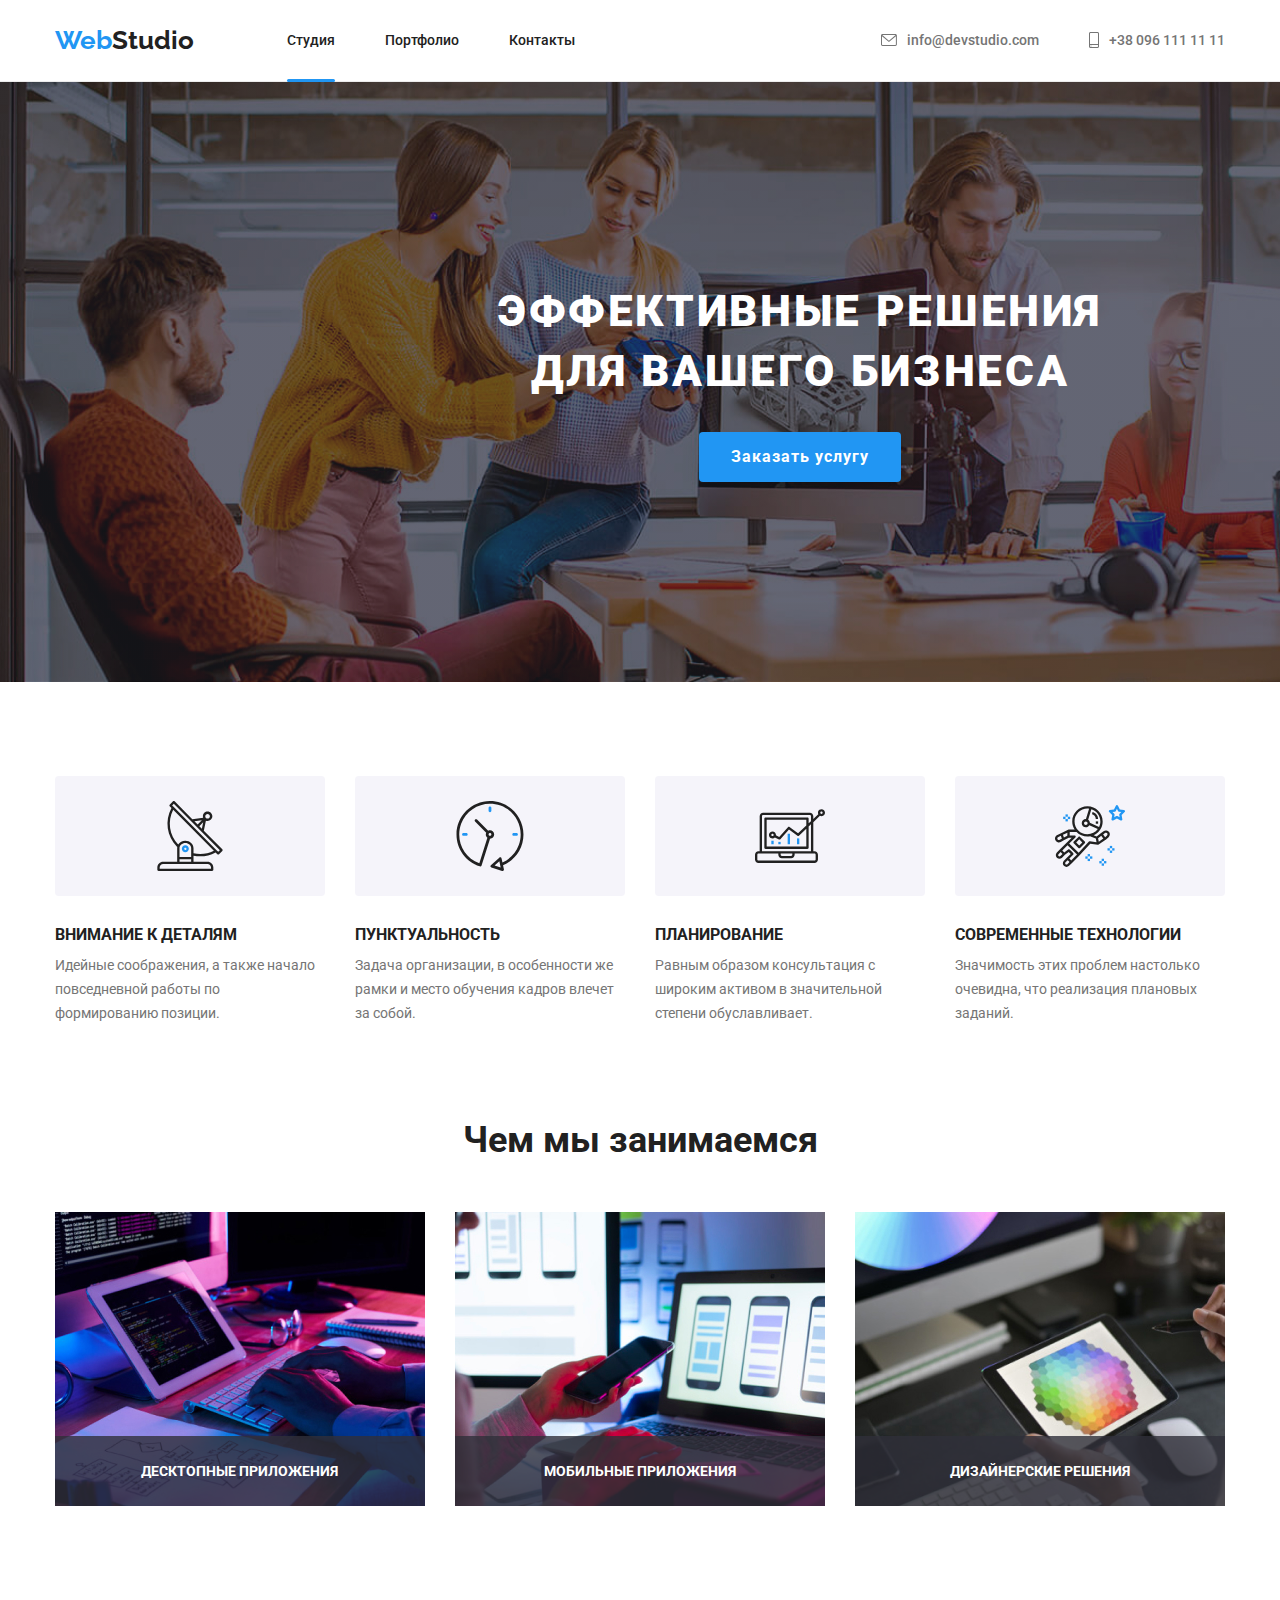
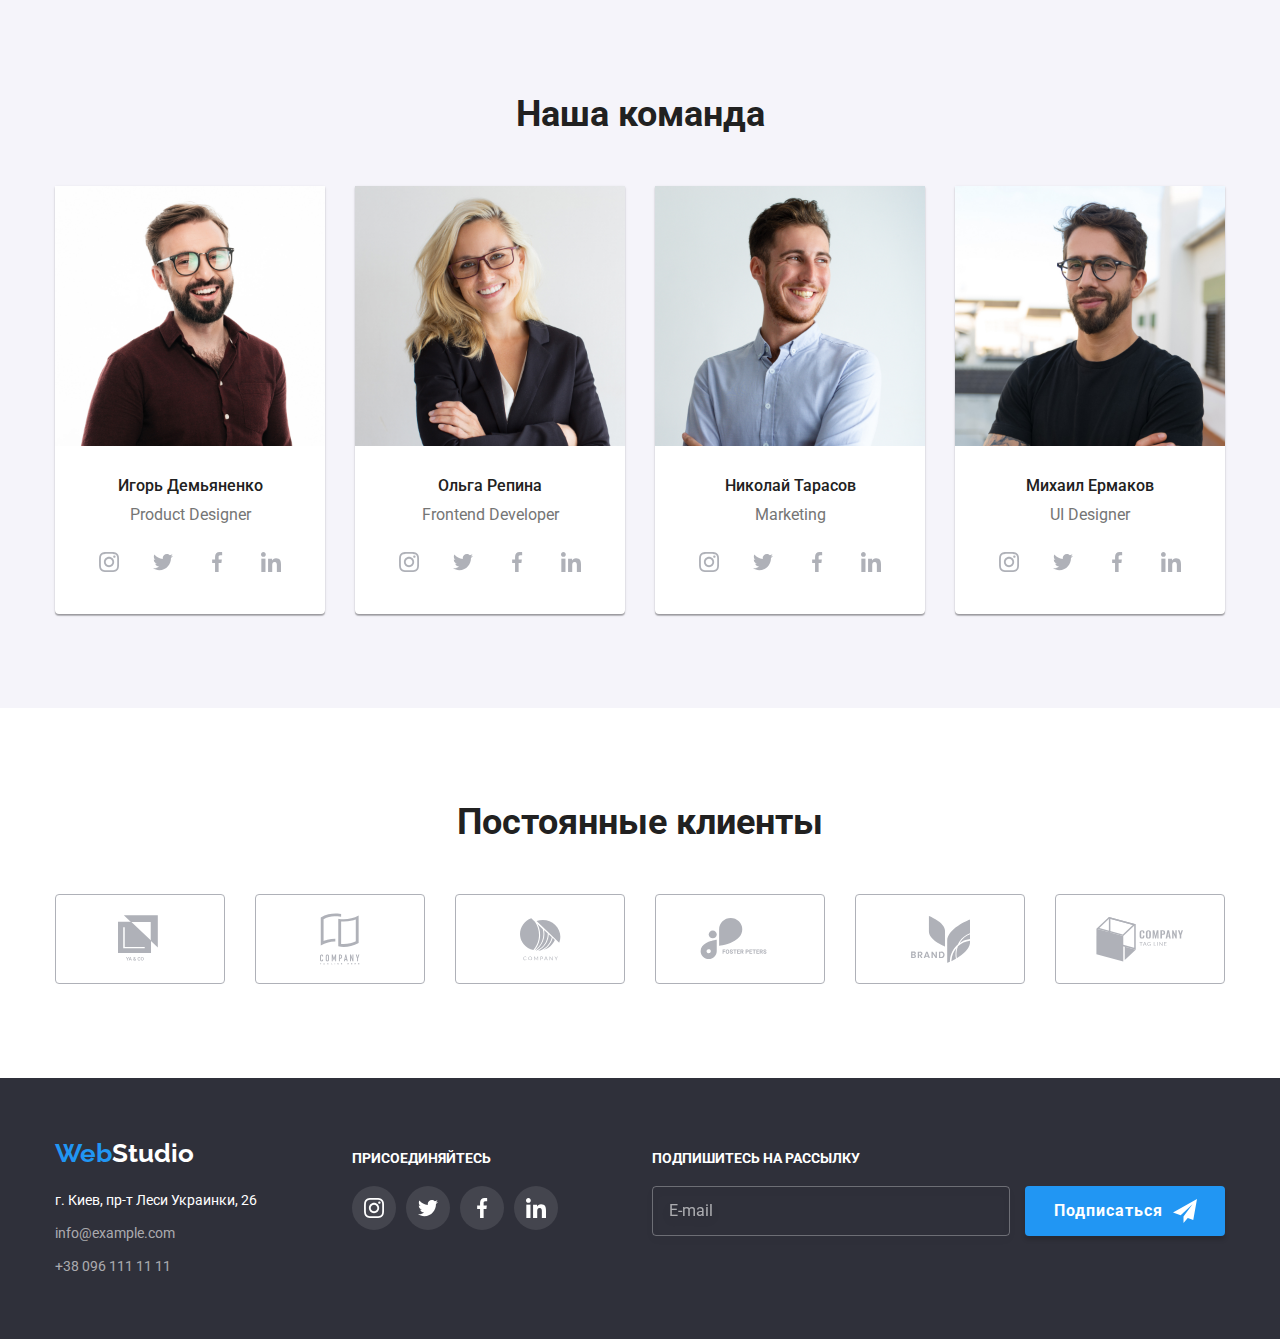
<file: index.html>
<!DOCTYPE html>
<html lang="ru">
  	<head>
  	  	<meta charset="UTF-8" />
			<meta name="viewport" content="width=device-width, initial-scale=1.0" />
			<title>Студия</title>
			<link href="https://fonts.googleapis.com/css2?family=Raleway:wght@700&family=Roboto:wght@400;500;700;900&display=swap"
				rel="stylesheet">
			<link rel="stylesheet" href="https://cdnjs.cloudflare.com/ajax/libs/modern-normalize/1.0.0/modern-normalize.min.css">
  	  		<link rel="stylesheet" href="./css/main.min.css" />				
  	</head>
  	<body>
  	  	<!-- Шапка -->
  	  	<header class="header">
			<div class="container header-container">
				<!-- Навигация по сайту-->
				<nav class="navigation">
  	    		<!-- Лого -->
  	    			<a lang="en" href="./index.html" class="logo"><span class="logo-part">Web</span>Studio</a>
  	    			<ul class="list header-menu">
  	        			<li class="header-menu-item">
							<a href="" class="link header-link current-page">Студия</a>
						</li>
  	        			<li class="header-menu-item">
							<a href="./portfolio.html" class="link header-link">Портфолио</a>
						</li>
  	        			<li class="header-menu-item">
							<a href="" class="link header-link">Контакты</a>
						</li>
  	      			</ul>
  	    		</nav>
  	    		<!-- Контакты -->
  	    		<ul class="header-contacts list">
  	      			<li class="header-contacts-item">
						<a href="mailto:info@devstudio.com" class="link header-contacts-link">							
							<svg class="header-icons-mail">
								<use href="./images/sprite.svg#mail-icon"></use>
							</svg>
							info@devstudio.com
						</a>
					</li>
  	      			<li class="header-contacts-item">
						<a href="tel:+380961111111" class="link header-contacts-link">
							<svg class="header-icons-phone">
								<use href="./images/sprite.svg#smartphone-icon"></use>
							</svg>
							+38 096 111 11 11
						</a>
					</li>
			  	</ul>
			</div>
  	  	</header>
  	  	<!-- Основной контент -->
  	  	<main>
  	    	<!-- Баннер -->
  	    	<section class="section-hero dark-bg">
  	      		<div class="container">
					<div class="hero-content">
  	        			<h1 class="title hero-title">Эффективные решения для вашего бизнеса</h1>
					  	<button type="button" class="btn hero-btn" data-modal-open>Заказать услугу</button>
					</div>
  	      		</div>
  	    	</section>
  	    	<!-- Командные скилы -->
  	    	<section class="section skills">
				<div class="container">
					<h2 class="title section-title visually-hidden">Командные скилы</h2>
					<ul class="list skills-list">
						<li class="skills-item">
							<h3 class="title skills-title">Внимание к деталям</h3>
							<p class="skills-info">
							Идейные соображения, а также начало повседневной работы по
							формированию позиции.
							</p>
						</li>
						<li class="skills-item">
							<h3 class="title skills-title">Пунктуальность</h3>
							<p class="skills-info">
							Задача организации, в особенности же рамки и место обучения кадров
							влечет за собой.
							</p>
						</li>
						<li class="skills-item">
							<h3 class="title skills-title">Планирование</h3>
							<p class="skills-info">
							Равным образом консультация с широким активом в значительной
							степени обуславливает.
							</p>
						</li>
						<li class="skills-item">
							<h3 class="title skills-title">Современные технологии</h3>
							<p class="skills-info">
							Значимость этих проблем настолько очевидна, что реализация
							плановых заданий.
							</p>
						</li>
					</ul>
				</div>
  	    	</section>
  	    	<!-- Сецкия "Чем мы занимаемся" -->
  	    	<section class="section what-we-do">
				<div class="container">
  	      			<h2 class="title section-title">Чем мы занимаемся</h2>
  	      			<ul class="list what-we-do-list">
  	        			<li class="what-we-do-item">
  	          				<a href="">
								<div class="what-we-do-thumb">
  	            					<img
  	              						src="./images/studio-page/code.jpg"
  	              						alt="Процесс написания кода"
  	              						width="370"
  	              						height="294"
									/>
									<p class="what-we-do-info">Десктопные приложения</p>
								</div>
  	          				</a>
  	        			</li>
  	        			<li class="what-we-do-item">
  	          				<a href="">
								<div class="what-we-do-thumb">
									<img
										src="./images/studio-page/app.jpg"
										alt="Процесс создания приложений"
										width="370"
										height="294"
									/>
									<p class="what-we-do-info">Мобильные приложения</p>
								</div>
  	          				</a>
  	        			</li>
  	        			<li class="what-we-do-item">
  	          				<a href="">
								<div class="what-we-do-thumb">
									<img
										src="./images/studio-page/design.jpg"
										alt="Дизайнер с планшетом"
										width="370"
										height="294"
									/>
									<p class="what-we-do-info">Дизайнерские решения</p>  
								</div>
  	          				</a>
  	        			</li>
					</ul>
				</div>
  	    	</section>
  	    	<!-- Информация о команде -->
  	    	<section class="section team-info">
				<div class="container">
  	      			<h2 class="title section-title">Наша команда</h2>
  	      			<ul class="list team-list">
  	        			<li class="team-item">
  	        	  			<img class="team-photo"
  	        	    			src="./images/studio-page/product_designer.jpg"
  	        	    			alt="Игорь Демьяненко. Product Designer."
  	        	    			width="270"
  	        	    			height="260"
  	        	  			/>
  	        	  			<h3 class="team-title">Игорь Демьяненко</h3>
							<p class="team-position">Product Designer</p>
							<ul class="list social-icons">
								<li class="social-icons-item">
									<a class="social-icons-link" href="https://instagram.com/" target="_blank"
										rel="noopener noreferer" aria-label="Instagram">
										<svg class="social-icons-svg">
											<use href="./images/sprite.svg#instagram-icon"></use>
										</svg>
									</a>
								</li>
								<li class="social-icons-item">
									<a class="social-icons-link" href="https://twitter.com/" target="_blank"
										rel="noopener noreferer" aria-label="Twitter">
										<svg class="social-icons-svg">
											<use href="./images/sprite.svg#twitter-icon"></use>
										</svg>
									</a>
								</li>
								<li class="social-icons-item">
									<a class="social-icons-link" href="https://facebook.com/" target="_blank"
										rel="noopener noreferer" aria-label="Facebook">
										<svg class="social-icons-svg">
											<use href="./images/sprite.svg#facebook-icon"></use>
										</svg>
									</a>
								</li>
								<li class="social-icons-item">
									<a class="social-icons-link" href="https://linkedin.com/" target="_blank"
										rel="noopener noreferer" aria-label="Linkedin">
										<svg class="social-icons-svg">
											<use href="./images/sprite.svg#linkedin-icon"></use>
										</svg>
									</a>
								</li>
							</ul>
  	        			</li>
  	        			<li class="team-item">
  	        	  			<img class="team-photo"
  	        	    			src="./images/studio-page/frontend_developer.jpg"
  	        	    			alt="Ольга Репина. Frontend Developer."
  	        	    			width="270"
  	        	    			height="260"
  	        	  			/>
  	        	  			<h3 class="team-title">Ольга Репина</h3>
							<p class="team-position">Frontend Developer</p>
							<ul class="list social-icons">
								<li class="social-icons-item">
									<a class="social-icons-link" href="https://instagram.com/" target="_blank" rel="noopener noreferer"
										aria-label="Instagram">
										<svg class="social-icons-svg">
											<use href="./images/sprite.svg#instagram-icon"></use>
										</svg>
									</a>
								</li>
								<li class="social-icons-item">
									<a class="social-icons-link" href="https://twitter.com/" target="_blank" rel="noopener noreferer"
										aria-label="Twitter">
										<svg class="social-icons-svg">
											<use href="./images/sprite.svg#twitter-icon"></use>
										</svg>
									</a>
								</li>
								<li class="social-icons-item">
									<a class="social-icons-link" href="https://facebook.com/" target="_blank" rel="noopener noreferer"
										aria-label="Facebook">
										<svg class="social-icons-svg">
											<use href="./images/sprite.svg#facebook-icon"></use>
										</svg>
									</a>
								</li>
								<li class="social-icons-item">
									<a class="social-icons-link" href="https://linkedin.com/" target="_blank" rel="noopener noreferer"
										aria-label="Linkedin">
										<svg class="social-icons-svg">
											<use href="./images/sprite.svg#linkedin-icon"></use>
										</svg>
									</a>
								</li>
							</ul>
  	        			</li>
  	        			<li class="team-item">
  	        	  			<img class="team-photo"
  	        	    			src="./images/studio-page/marketing.jpg"
  	        	    			alt="Николай Тарасов. Marketing."
  	        	    			width="270"
  	        	    			height="260"
  	        	  			/>
  	        	  			<h3 class="team-title">Николай Тарасов</h3>
							<p class="team-position">Marketing</p>
							<ul class="list social-icons">
								<li class="social-icons-item">
									<a class="social-icons-link" href="https://instagram.com/" target="_blank" rel="noopener noreferer"
										aria-label="Instagram">
										<svg class="social-icons-svg">
											<use href="./images/sprite.svg#instagram-icon"></use>
										</svg>
									</a>
								</li>
								<li class="social-icons-item">
									<a class="social-icons-link" href="https://twitter.com/" target="_blank" rel="noopener noreferer"
										aria-label="Twitter">
										<svg class="social-icons-svg">
											<use href="./images/sprite.svg#twitter-icon"></use>
										</svg>
									</a>
								</li>
								<li class="social-icons-item">
									<a class="social-icons-link" href="https://facebook.com/" target="_blank" rel="noopener noreferer"
										aria-label="Facebook">
										<svg class="social-icons-svg">
											<use href="./images/sprite.svg#facebook-icon"></use>
										</svg>
									</a>
								</li>
								<li class="social-icons-item">
									<a class="social-icons-link" href="https://linkedin.com/" target="_blank" rel="noopener noreferer"
										aria-label="Linkedin">
										<svg class="social-icons-svg">
											<use href="./images/sprite.svg#linkedin-icon"></use>
										</svg>
									</a>
								</li>
							</ul>
  	        			</li>
  	        			<li class="team-item">
  	        	  			<img class="team-photo"
  	        	    			src="./images/studio-page/ui_designer.jpg"
  	        	    			alt="Михаил Ермаков. UI Designer."
  	        	    			width="270"
  	        	    			height="260"
  	        	  			/>
  	        	  			<h3 class="team-title">Михаил Ермаков</h3>
							<p class="team-position">UI Designer</p>
							<ul class="list social-icons">
								<li class="social-icons-item">
									<a class="social-icons-link" href="https://instagram.com/" target="_blank" rel="noopener noreferer"
										aria-label="Instagram">
										<svg class="social-icons-svg">
											<use href="./images/sprite.svg#instagram-icon"></use>
										</svg>
									</a>
								</li>
								<li class="social-icons-item">
									<a class="social-icons-link" href="https://twitter.com/" target="_blank" rel="noopener noreferer"
										aria-label="Twitter">
										<svg class="social-icons-svg">
											<use href="./images/sprite.svg#twitter-icon"></use>
										</svg>
									</a>
								</li>
								<li class="social-icons-item">
									<a class="social-icons-link" href="https://facebook.com/" target="_blank" rel="noopener noreferer"
										aria-label="Facebook">
										<svg class="social-icons-svg">
											<use href="./images/sprite.svg#facebook-icon"></use>
										</svg>
									</a>
								</li>
								<li class="social-icons-item">
									<a class="social-icons-link" href="https://linkedin.com/" target="_blank" rel="noopener noreferer"
										aria-label="Linkedin">
										<svg class="social-icons-svg">
											<use href="./images/sprite.svg#linkedin-icon"></use>
										</svg>
									</a>
								</li>
							</ul>
  	        			</li>
					</ul>
				</div>
  	    	</section>
			<section class="section customers">
				<div class="container">
					<h2 class="title section-title">Постоянные клиенты</h2>
					<ul class="list customers-list">
						<li class="customers-item">
							<a class="customers-link" href="" target="_blank" rel="noopener noreferer" aria-label="Company1">
								<svg class="customers-icons-svg customers-icons-svg1">
									<use href="./images/sprite.svg#logo1-icon"></use>
								</svg>
							</a>
						</li>
						<li class="customers-item">
							<a class="customers-link" href="" target="_blank" rel="noopener noreferer" aria-label="Company2">
								<svg class="customers-icons-svg customers-icons-svg2">
									<use href="./images/sprite.svg#logo2-icon"></use>
								</svg>
							</a>
						</li>
						<li class="customers-item">
							<a class="customers-link" href="" target="_blank" rel="noopener noreferer" aria-label="Company3">
								<svg class="customers-icons-svg customers-icons-svg3">
									<use href="./images/sprite.svg#logo3-icon"></use>
								</svg>
							</a>
						</li>
						<li class="customers-item">
							<a class="customers-link" href="" target="_blank" rel="noopener noreferer" aria-label="Company4">
								<svg class="customers-icons-svg customers-icons-svg4">
									<use href="./images/sprite.svg#logo4-icon"></use>
								</svg>
							</a>
						</li>
						<li class="customers-item">
							<a class="customers-link" href="" target="_blank" rel="noopener noreferer" aria-label="Company5">
								<svg class="customers-icons-svg customers-icons-svg5">
									<use href="./images/sprite.svg#logo5-icon"></use>
								</svg>
							</a>
						</li>
						<li class="customers-item">
							<a class="customers-link" href="" target="_blank" rel="noopener noreferer" aria-label="Company6">
								<svg class="customers-icons-svg customers-icons-svg6">
									<use href="./images/sprite.svg#logo6-icon"></use>
								</svg>
							</a>
						</li>
					</ul>
				</div>
			</section>
		</main>
  	  	<!-- Footer -->
  	  	<footer class="footer dark-bg">
			<div class="container">
				<div class="footer-address">
  	    			<a href="./index.html" class="logo"><span class="logo-part">Web</span>Studio</a>
  	    			<address>
						<ul class="list">
  	        				<li class="footer-item"><a href="https://goo.gl/maps/fc2orhwNAGjBspvX7" class="link" target="_blank" rel="noopener noreferer">г. Киев, пр-т Леси Украинки, 26</a></li>
							<li class="footer-item"><a href="mailto:info@devstudio.com" class="link footer-link">info@example.com</a></li>
							<li class="footer-item"><a href="tel:+380961111111" class="link footer-link">+38 096 111 11 11</a></li>
						</ul>
					</address>
				</div>
				<div class="footer-social">
					<h4 class="title">Присоединяйтесь</h4>
					<ul class="list social-icons">
						<li class="social-icons-item">
							<a class="social-icons-link footer-icons-link" href="https://instagram.com/" target="_blank" rel="noopener noreferer"
								aria-label="Instagram">
								<svg class="social-icons-svg">
									<use href="./images/sprite.svg#instagram-icon"></use>
								</svg>
							</a>
						</li>
						<li class="social-icons-item">
							<a class="social-icons-link footer-icons-link" href="https://twitter.com/" target="_blank" rel="noopener noreferer"
								aria-label="Twitter">
								<svg class="social-icons-svg">
									<use href="./images/sprite.svg#twitter-icon"></use>
								</svg>
							</a>
						</li>
						<li class="social-icons-item">
							<a class="social-icons-link footer-icons-link" href="https://facebook.com/" target="_blank" rel="noopener noreferer"
								aria-label="Facebook">
								<svg class="social-icons-svg">
									<use href="./images/sprite.svg#facebook-icon"></use>
								</svg>
							</a>
						</li>
						<li class="social-icons-item">
							<a class="social-icons-link footer-icons-link" href="https://linkedin.com/" target="_blank" rel="noopener noreferer"
								aria-label="Linkedin">
								<svg class="social-icons-svg">
									<use href="./images/sprite.svg#linkedin-icon"></use>
								</svg>
							</a>
						</li>
					</ul>
				</div>
				<div class="subscribe-form">
					<h4 class="title">Подпишитесь на рассылку</h4>
					<form>
						<input class="email-field" type="email" name="sub-email" placeholder="E-mail" required>
						<button class="btn sub-btn" type="submit">Подписаться</button>
					</form>
				</div>  
			</div>
		</footer>
		<!-- Модалка -->
		<div class="backdrop is-hidden" data-modal>
			<div class="modal">
				<form class="modal-form">
					<h4 class="title modal-title">Оставьте свои данные, мы вам перезвоним</h4>
					<div class="name-field">
						<label class="lable" for="name">Имя</label>
						<div class="input-wrapper">
							<input class="input" type="text" name="name" id="name" placeholder=" " required>
							<svg class="modal-icon name-icon">
								<use href="./images/sprite.svg#form-name-icon"></use>
							</svg>
						</div>
					</div>

					<div class="tel-field">
						<label class="lable" for="tel">Телефон</label>
						<div class="input-wrapper">
							<input class="input" type="tel" name="tel" id="tel" required>
							<svg class="modal-icon tel-icon">
								<use href="./images/sprite.svg#form-tel-icon"></use>
							</svg>
						</div>
					</div>
					
					<div class="email-form-field">
						<label class="lable" for="email">Почта</label>
						<div class="input-wrapper">
							<input class="input" type="email" name="email" id="email" required>
							<svg class="modal-icon mail-icon">
								<use href="./images/sprite.svg#form-mail-icon"></use>
							</svg>
						</div>
					</div>

					<div class="comment-field">
						<label class="lable" for="comment">Комментарий</label>
						<textarea class="input comment-input" name="comment" id="comment" cols="30" rows="6" placeholder="Введите текст"></textarea>
					</div>

					<div class="policy-field">						
						<label class="policy-lable" for="policy">
							<input class="checkbox" type="checkbox" name="policy" id="policy" required>
							<span class="checkbox-icon"></span>
							Соглашаюсь с рассылкой и принимаю<a class="policy-link" href="">Условия договора</a>
						</label>
					</div>					
					
					<button class="btn modal-submit-btn" type="submit">Отправить</button>
					
					<button type="button" class="modal-close-btn" data-modal-close>
						<svg class="modal-close-btn-icon">
							<use href="./images/sprite.svg#close-btn-icon"></use>
						</svg>
					</button>
				</form>				
			</div>			
		</div>
		<!-- Скрипт модалки -->
		<script src="./js/modal.js"></script>
  	</body>
</html>
</file>
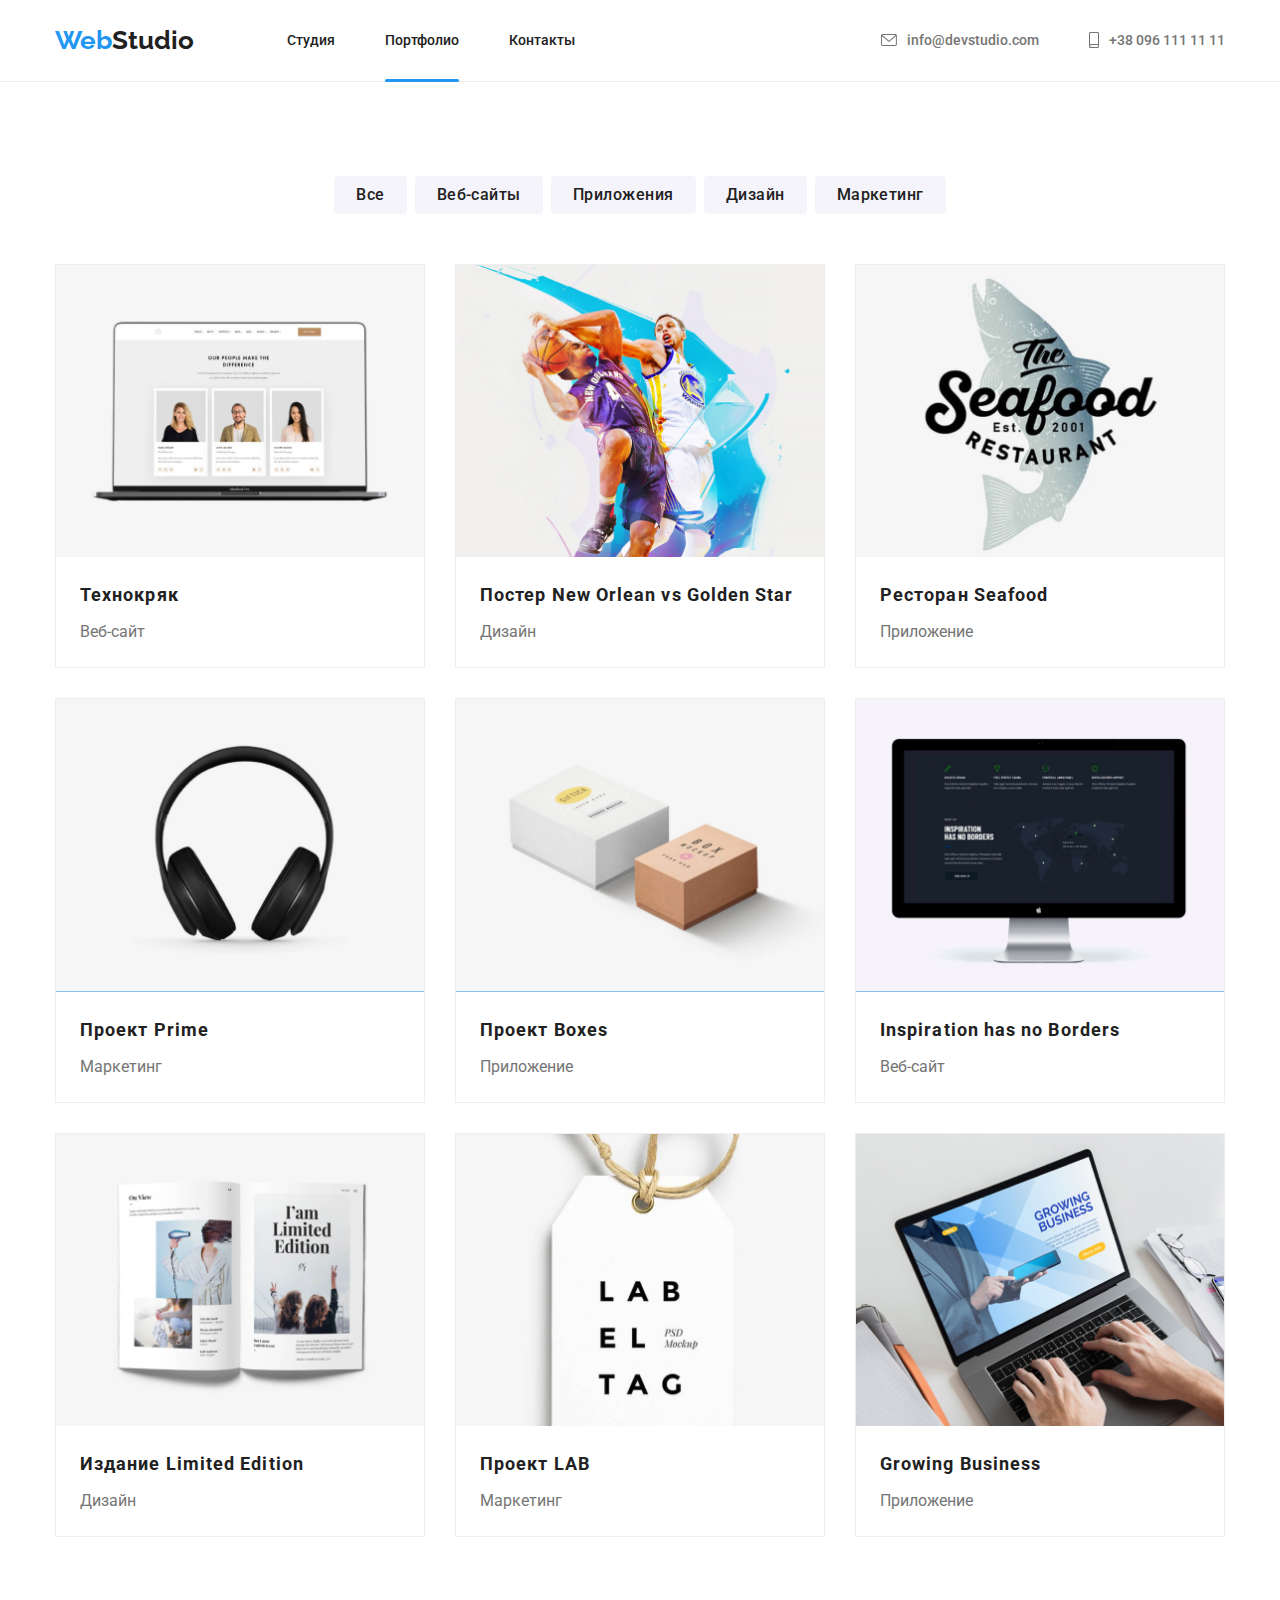
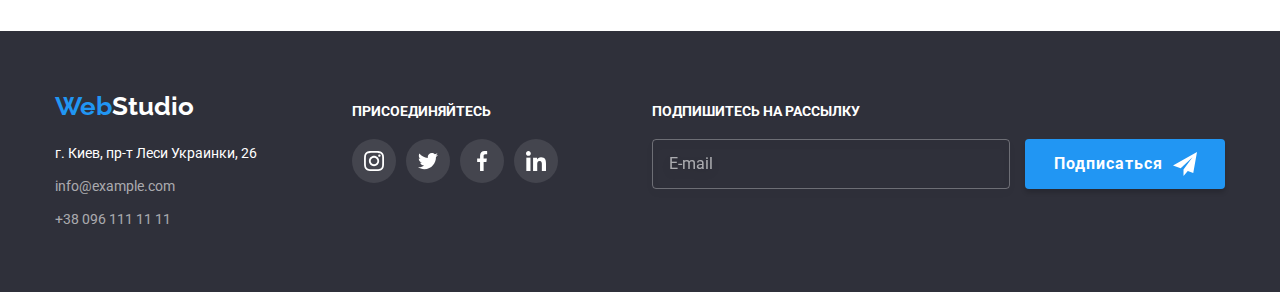
<file: portfolio.html>
<!DOCTYPE html>
<html lang="en">
<head>
    <meta charset="UTF-8">
    <meta name="viewport" content="width=device-width, initial-scale=1.0">    
    <title>Portfolio</title>
    <link href="https://fonts.googleapis.com/css2?family=Raleway:wght@700&family=Roboto:wght@400;500;700;900&display=swap"
        rel="stylesheet">
    <link rel="stylesheet" href="https://cdnjs.cloudflare.com/ajax/libs/modern-normalize/1.0.0/modern-normalize.min.css">
    <link rel="stylesheet" href="./css/portfolio.min.css" />
</head>
<body>
    <!-- Шапка -->
    <header class="header">
        <div class="container header-container">
            <!-- Навигация по сайту-->
            <nav class="navigation">
                <!-- Лого -->
                <a lang="en" href="./index.html" class="logo"><span class="logo-part">Web</span>Studio</a>
                <ul class="header-menu list">
                    <li class="header-menu-item"><a href="./index.html" class="link header-link">Студия</a></li>
                    <li class="header-menu-item"><a href="" class="link header-link current-page">Портфолио</a></li>
                    <li class="header-menu-item"><a href="" class="link header-link">Контакты</a></li>
                </ul>
            </nav>
            <!-- Контакты -->
            <ul class="list header-contacts">
                <li class="header-contacts-item">
                    <a href="mailto:info@devstudio.com" class="link header-contacts-link">
                        <svg class="header-icons-mail">
                            <use href="./images/sprite.svg#mail-icon"></use>
                        </svg>
                        info@devstudio.com
                    </a>
                </li>
                <li class="header-contacts-item">
                    <a href="tel:+380961111111" class="link header-contacts-link">
                        <svg class="header-icons-phone">
                            <use href="./images/sprite.svg#smartphone-icon"></use>
                        </svg>
                        +38 096 111 11 11
                    </a>
                </li>
            </ul>
        </div>
    </header>
    <!-- Основной контент -->
    <main>
        <!-- Портфолио -->
        <section class="portfolio">
            <div class="container portfolio-nav">
                <h1 class="title section-title visually-hidden">Портфолио</h1>
                <!-- Навигация портфолио -->
                <ul class="list portfolio-menu-list">
                    <li class="potfolio-menu-item"><button type="button" class="btn potfolio-btn">Все</button></li>
                    <li class="potfolio-menu-item"><button type="button" class="btn potfolio-btn">Веб-сайты</button></li>
                    <li class="potfolio-menu-item"><button type="button" class="btn potfolio-btn">Приложения</button></li>
                    <li class="potfolio-menu-item"><button type="button" class="btn potfolio-btn">Дизайн</button></li>
                    <li class="potfolio-menu-item"><button type="button" class="btn potfolio-btn">Маркетинг</button></li>
                </ul>
            </div>
            <!-- Работы портфолио -->
            <div class="container">
                <ul class="list potfolio-menu">
                    <li class="portfolio-item">
                        <a href="" class="link">
                            <div class="portfolio-thumb">
                                <img src="./images/portfolio-page/img1.jpg" alt="Сайт">
                                <p class="portfolio-info">Технокряк это современная площадка распространения коронавируса. Компании используют эту платформу для цифрового
                                шпионажа и атак на защищённые сервера конкурентов.</p>
                            </div>
                            <h2 class="portfolio-title">Технокряк</h2>
                            <p class="portfolio-type" >Веб-сайт</p>
                        </a>
                    </li>
                    <li class="portfolio-item">
                        <a href="" class="link">
                            <div class="portfolio-thumb">
                                <img src="./images/portfolio-page/img2.jpg" alt="Постер">
                                <p class="portfolio-info">Технокряк это современная площадка распространения коронавируса. Компании используют эту
                                    платформу для цифрового
                                    шпионажа и атак на защищённые сервера конкурентов.</p>
                            </div>
                            <h2 class="portfolio-title">Постер New Orlean vs Golden Star</h2>
                            <p class="portfolio-type">Дизайн</p>
                        </a>
                    </li>
                    <li class="portfolio-item">
                        <a href="" class="link">
                            <div class="portfolio-thumb">
                                <img src="./images/portfolio-page/img3.jpg" alt="Логотип ресторана Seafood">
                                <p class="portfolio-info">Технокряк это современная площадка распространения коронавируса. Компании используют эту
                                    платформу для цифрового
                                    шпионажа и атак на защищённые сервера конкурентов.</p>
                            </div>
                            <h2 class="portfolio-title">Ресторан Seafood</h2>
                            <p class="portfolio-type">Приложение</p>
                        </a>
                    </li>
                    <li class="portfolio-item">
                        <a href="" class="link">
                            <div class="portfolio-thumb">
                                <img src="./images/portfolio-page/img4.jpg" alt="Наушники">
                                <p class="portfolio-info">Технокряк это современная площадка распространения коронавируса. Компании используют эту
                                    платформу для цифрового
                                    шпионажа и атак на защищённые сервера конкурентов.</p>
                            </div>
                            <h2 class="portfolio-title">Проект Prime</h2>
                            <p class="portfolio-type">Маркетинг</p>
                        </a>
                    </li>
                    <li class="portfolio-item">
                        <a href="" class="link">
                            <div class="portfolio-thumb">
                                <img src="./images/portfolio-page/img5.jpg" alt="Две коробки">
                                <p class="portfolio-info">Технокряк это современная площадка распространения коронавируса. Компании используют эту
                                    платформу для цифрового
                                    шпионажа и атак на защищённые сервера конкурентов.</p>
                            </div>
                            <h2 class="portfolio-title">Проект Boxes</h2>
                            <p class="portfolio-type">Приложение</p>
                        </a>
                    </li>
                    <li class="portfolio-item">
                        <a href="" class="link">
                            <div class="portfolio-thumb">
                                <img src="./images/portfolio-page/img6.jpg" alt="Безрамочный монитор">
                                <p class="portfolio-info">Технокряк это современная площадка распространения коронавируса. Компании используют эту
                                    платформу для цифрового
                                    шпионажа и атак на защищённые сервера конкурентов.</p>
                            </div>
                            <h2 class="portfolio-title">Inspiration has no Borders</h2>
                            <p class="portfolio-type">Веб-сайт</p>
                        </a>
                    </li>
                    <li class="portfolio-item">
                        <a href="" class="link">
                            <div class="portfolio-thumb">
                                <img src="./images/portfolio-page/img7.jpg" alt="Книга">
                                <p class="portfolio-info">Технокряк это современная площадка распространения коронавируса. Компании используют эту
                                    платформу для цифрового
                                    шпионажа и атак на защищённые сервера конкурентов.</p>
                            </div>
                            <h2 class="portfolio-title">Издание Limited Edition</h2>
                            <p class="portfolio-type">Дизайн</p>
                        </a>
                    </li>
                    <li class="portfolio-item">
                        <a href="" class="link">
                            <div class="portfolio-thumb">
                                <img src="./images/portfolio-page/img8.jpg" alt="Бирка Проект Lab">
                                <p class="portfolio-info">Технокряк это современная площадка распространения коронавируса. Компании используют эту
                                    платформу для цифрового
                                    шпионажа и атак на защищённые сервера конкурентов.</p>
                            </div>
                            <h2 class="portfolio-title">Проект LAB</h2>
                            <p class="portfolio-type">Маркетинг</p>
                        </a>
                    </li>
                    <li class="portfolio-item">
                        <a href="" class="link">
                            <div class="portfolio-thumb">
                                <img src="./images/portfolio-page/img9.jpg" alt="Ноутбук">
                                <p class="portfolio-info">Технокряк это современная площадка распространения коронавируса. Компании используют эту
                                    платформу для цифрового
                                    шпионажа и атак на защищённые сервера конкурентов.</p>
                            </div>
                            <h2 class="portfolio-title">Growing Business</h2>
                            <p class="portfolio-type">Приложение</p>
                        </a>
                    </li>
                </ul>
            </div>
        </section>
    </main>
    <!-- Footer -->
    <footer class="footer dark-bg">
        <div class="container">
            <div class="footer-address">
                <a href="./index.html" class="logo"><span class="logo-part">Web</span>Studio</a>
                <address>
                    <ul class="list">
                        <li class="footer-item"><a href="https://goo.gl/maps/fc2orhwNAGjBspvX7" class="link" target="_blank"
                                rel="noopener noreferer">г. Киев, пр-т Леси Украинки, 26</a></li>
                        <li class="footer-item"><a href="mailto:info@devstudio.com"
                                class="link footer-link">info@example.com</a></li>
                        <li class="footer-item"><a href="tel:+380961111111" class="link footer-link">+38 096 111 11 11</a>
                        </li>
                    </ul>
                </address>
            </div>
            <div class="footer-social">
                <h4 class="title">Присоединяйтесь</h4>
                <ul class="list social-icons">
                    <li class="social-icons-item">
                        <a class="social-icons-link footer-icons-link" href="https://instagram.com/" target="_blank"
                            rel="noopener noreferer" aria-label="Instagram">
                            <svg class="social-icons-svg">
                                <use href="./images/sprite.svg#instagram-icon"></use>
                            </svg>
                        </a>
                    </li>
                    <li class="social-icons-item">
                        <a class="social-icons-link footer-icons-link" href="https://twitter.com/" target="_blank"
                            rel="noopener noreferer" aria-label="Twitter">
                            <svg class="social-icons-svg">
                                <use href="./images/sprite.svg#twitter-icon"></use>
                            </svg>
                        </a>
                    </li>
                    <li class="social-icons-item">
                        <a class="social-icons-link footer-icons-link" href="https://facebook.com/" target="_blank"
                            rel="noopener noreferer" aria-label="Facebook">
                            <svg class="social-icons-svg">
                                <use href="./images/sprite.svg#facebook-icon"></use>
                            </svg>
                        </a>
                    </li>
                    <li class="social-icons-item">
                        <a class="social-icons-link footer-icons-link" href="https://linkedin.com/" target="_blank"
                            rel="noopener noreferer" aria-label="Linkedin">
                            <svg class="social-icons-svg">
                                <use href="./images/sprite.svg#linkedin-icon"></use>
                            </svg>
                        </a>
                    </li>
                </ul>
            </div>
            <div class="subscribe-form">
                <h4 class="title">Подпишитесь на рассылку</h4>
                <form>
                    <input class="email-field" type="email" name="sub-email" placeholder="E-mail" required>
                    <button class="btn sub-btn" type="submit">Подписаться</button>
                </form>
            </div>
        </div>
    </footer>
</body>
</html>
</file>
<file: css/main.min.css>
.link:hover,.link:focus,.btn:hover,.btn:focus,.btn:active,.social-icons-link:hover,.social-icons-link:focus,.social-icons-link:hover .social-icons-svg,.social-icons-link:focus .social-icons-svg,.backdrop,.input-wrapper:focus-within>.modal-icon,.input-wrapper:focus-within>.input,.comment-field:focus-within .comment-input,.checkbox:checked+.checkbox-icon,.modal-close-btn:hover,.modal-close-btn:focus,.modal-close-btn:hover .modal-close-btn-icon,.modal-close-btn:focus .modal-close-btn-icon,.header-contacts-link:focus .header-icons-mail,.header-contacts-link:hover .header-icons-mail,.header-contacts-link:hover .header-icons-phone,.header-contacts-link:focus .header-icons-phone,.customers-link:hover,.customers-link:focus,.customers-link:hover .customers-icons-svg,.customers-link:focus .customers-icons-svg,.dark-bg .link:hover,.dark-bg .link:focus{transition-duration:250ms;transition-timing-function:cubic-bezier(0.4, 0, 0.2, 1)}html{box-sizing:border-box}*,*::before,*::after{box-sizing:inherit}body{margin:0px;padding:0px;font-family:Roboto, sans-serif;font-size:14px;font-weight:400;line-height:1.714;letter-spacing:.03;color:#757575}h1,h2,h3,h4,p{margin-top:0}img{display:block;max-width:100%;height:auto}address{font-style:normal}.visually-hidden{position:absolute !important;clip:rect(1px 1px 1px 1px);clip:rect(1px, 1px, 1px, 1px);padding:0 !important;border:0 !important;height:1px !important;width:1px !important;overflow:hidden}.container{width:1200px;padding-left:15px;padding-right:15px;margin-right:auto;margin-left:auto}.list{list-style:none;margin:0;padding:0}.link{color:#212121;text-decoration:none}.link:hover,.link:focus{color:#2196f3}.title{font-weight:700;color:#212121}.btn{display:inline-block;font-family:inherit;font-weight:700;font-size:16px;line-height:1.875;letter-spacing:0.06em;text-align:center;border:none;border-radius:4px;cursor:pointer;box-shadow:0px 4px 4px rgba(0,0,0,0.15);background-color:#2196f3;color:#fff}.btn:hover,.btn:focus{background-color:#188ce8;box-shadow:0px 4px 4px rgba(0,0,0,0.15)}.btn:active{background-color:#188ce8;box-shadow:0px 3px 1px rgba(0,0,0,0.1),0px 1px 2px rgba(0,0,0,0.08),0px 2px 2px rgba(0,0,0,0.12)}.social-icons{display:flex;justify-content:center}.social-icons-item:not(:last-child){margin-right:10px}.social-icons-link{display:flex;justify-content:center;align-items:center;width:44px;height:44px;border-radius:50%}.social-icons-link:hover,.social-icons-link:focus{background-color:#2196f3}.social-icons-link:hover .social-icons-svg,.social-icons-link:focus .social-icons-svg{fill:#fff}.social-icons-svg{width:20px;height:20px;fill:#afb1b8}.footer-social .title{margin-top:12px;margin-bottom:20px;font-weight:700;line-height:1.143;text-transform:uppercase;color:#fff}.footer-social .social-icons-svg{fill:#fff}.footer-icons-link{background-color:rgba(255,255,255,0.1)}.backdrop{position:fixed;top:0;left:0;width:100%;height:100%;background-color:rgba(0,0,0,0.2)}.backdrop.is-hidden{opacity:0;pointer-events:none}.modal{position:absolute;top:50%;left:50%;transform:translate(-50%, -50%);min-width:528px;min-height:581px;padding:40px;background:#fff;box-shadow:0px 1px 3px rgba(0,0,0,0.12),0px 1px 1px rgba(0,0,0,0.14),0px 2px 1px rgba(0,0,0,0.2);border-radius:4px}.modal-form{display:flex;flex-direction:column}.modal-title{margin-bottom:12px;font-size:20px;line-height:1.15;text-align:center}.lable{display:inline-block;font-size:12px;line-height:1.67;letter-spacing:0.01em}.input-wrapper{position:relative}.input-wrapper:focus-within>.modal-icon{fill:#2196f3}.input-wrapper:focus-within>.input{outline:none;border:1px solid #2196f3}.input{width:100%;height:40px;padding-top:12px;padding-right:15px;padding-bottom:12px;padding-left:42px;border:1px solid rgba(33,33,33,0.2);border-radius:4px}.name-field{margin-bottom:10px}.name-icon{position:absolute;top:14px;left:15px;width:12px;height:12px}.tel-field{margin-bottom:10px}.tel-icon{position:absolute;top:13px;left:14px;width:13px;height:13px}.email-form-field{margin-bottom:10px}.mail-icon{position:absolute;top:14px;left:13.5px;width:15px;height:12px}.comment-field{margin-bottom:20px}.comment-field .comment-input{padding:12px 16px;font-size:12px;line-height:1.167;letter-spacing:0.01em;height:120px;resize:none}.comment-field .comment-input::placeholder{font-size:12px;line-height:1.167;letter-spacing:0.01em;color:rgba(117,117,117,0.5)}.comment-field:focus-within .comment-input{outline:none;border:1px solid #2196f3}.policy-field{display:flex;align-items:center;justify-content:center;margin-bottom:30px}.policy-lable{display:inline-flex;align-items:center;line-height:1.71}.checkbox{-webkit-appearance:none;-moz-appearance:none;appearance:none}.checkbox:checked+.checkbox-icon{border-color:#2196f3;background-color:#2196f3;background-image:url(../images/icons/check-icon.svg);background-size:contain;background-origin:border-box}.checkbox-icon{display:inline-block;margin-right:7px;width:16px;height:15px;border:2px solid #212121;border-radius:2px;cursor:pointer}.policy-link{color:#2196f3;margin-left:4px}.modal-submit-btn{margin-left:auto;margin-right:auto;padding:10px 55px}.modal-close-btn{position:absolute;top:8px;right:8px;display:flex;justify-content:center;align-items:center;width:30px;height:30px;margin:0;padding:0;background-color:#fff;border:1px solid rgba(0,0,0,0.1);border-radius:50%;cursor:pointer}.modal-close-btn:hover,.modal-close-btn:focus{border:1px solid #2196f3}.modal-close-btn:hover .modal-close-btn-icon,.modal-close-btn:focus .modal-close-btn-icon{fill:#2196f3}.modal-close-btn-icon{width:11px;height:11px}.subscribe-form .title{margin-top:12px;margin-bottom:20px;font-weight:700;line-height:1.143;text-transform:uppercase;color:#fff}.email-field{width:358px;height:50px;padding:15px 16px;margin-right:12px;border:1px solid rgba(255,255,255,0.3);filter:drop-shadow(0px 4px 4px rgba(0,0,0,0.15));border-radius:4px;background-color:transparent;color:#fff}.email-field::placeholder{font-size:16px;line-height:1.25;color:rgba(255,255,255,0.6)}.sub-btn{position:relative;min-width:200px;padding-top:10px;padding-right:62px;padding-bottom:10px;padding-left:29px}.sub-btn::after{content:'';position:absolute;top:13px;right:28px;display:block;width:24px;height:24px;background-image:url(../images/icons/sub-icon.svg)}.section{padding-top:94px;padding-bottom:94px}.section-title{font-size:36px;line-height:1.166;text-align:center}.header{padding:25px 0px;border-bottom:1px solid #ececec}.header .logo{margin-right:93px}.header-container{display:flex;justify-content:flex-end;align-items:center}.logo{font-family:Raleway;font-weight:700;font-size:26px;line-height:1.192;color:#212121;text-decoration:none}.logo-part{color:#2196f3}.header-menu{display:inline-flex}.header-menu-item{position:relative}.header-menu-item:not(:last-child){margin-right:50px}.header-link{font-weight:500;line-height:1.143}.current-page::after{content:'';position:absolute;left:0;top:50.2px;width:100%;height:3px;border-radius:2px;background-color:#2196f3}.header-contacts{display:flex}.header-contacts-link{display:flex;align-items:center;font-weight:500;line-height:1.143;color:#757575}.header-contacts-link:focus .header-icons-mail,.header-contacts-link:hover .header-icons-mail,.header-contacts-link:hover .header-icons-phone,.header-contacts-link:focus .header-icons-phone{fill:#2196f3}.header-contacts-item:not(:last-child){margin-right:50px}.header-icons-mail{width:16px;height:12px;margin-right:10px;fill:#757575}.header-icons-phone{width:10px;height:16px;margin-right:10px;fill:#757575}.navigation{display:flex;margin-right:auto;align-items:center}.section-hero{min-width:1600px;padding-top:200px;padding-bottom:200px;background-image:linear-gradient(to right, rgba(47,48,58,0.4), rgba(47,48,58,0.4)),url(../images/studio-page/hero-img.jpg);background-repeat:no-repeat;background-position:center}.hero-content{text-align:center}.hero-title{margin-right:auto;margin-left:auto;margin-bottom:30px;max-width:696px;font-weight:900;font-size:44px;line-height:1.36;letter-spacing:0.06em;text-transform:uppercase}.hero-btn{min-width:200px;padding:10px 32px}.skills-list{display:flex;flex-wrap:wrap;margin-left:-30px;margin-top:-30px}.skills-item{margin-left:30px;margin-top:30px;flex-basis:calc(100% / 4 - 30px)}.skills-item::before{display:block;content:'';height:120px;margin-bottom:30px;background-repeat:no-repeat;background-position:center center;background-color:#f5f4fa;border-radius:4px}.skills-item:nth-child(1)::before{background-image:url(../images/studio-page/antenna.svg)}.skills-item:nth-child(2)::before{background-image:url(../images/studio-page/clock.svg)}.skills-item:nth-child(3)::before{background-image:url(../images/studio-page/diagram.svg)}.skills-item:nth-child(4)::before{background-image:url(../images/studio-page/astronaut.svg)}.skills-title{margin-bottom:10px;line-height:1.143;text-transform:uppercase}.skills-info{margin-bottom:0px;line-height:1.714}.what-we-do{padding-top:0}.what-we-do .section-title{margin-bottom:50px}.what-we-do-list{display:flex;flex-wrap:wrap;margin-top:-30px;margin-left:-30px}.what-we-do-item{padding-bottom:0;margin-top:30px;margin-left:30px;flex-basis:calc(100% / 3 - 30px)}.what-we-do-thumb{position:relative}.what-we-do-info{width:100%;position:absolute;left:0;bottom:0;padding:27px 0;margin-bottom:0;font-weight:700;line-height:1.143;text-align:center;text-transform:uppercase;background-color:rgba(47,48,58,0.8);color:#fff}.team-info{background-color:#f5f4fa}.team-info .section-title{margin-bottom:50px}.team-list{display:flex;flex-wrap:wrap;margin-top:-30px;margin-left:-30px}.team-item{margin-top:30px;margin-left:30px;padding-bottom:30px;flex-basis:calc(100% / 4 - 30px);background-color:#fff;box-shadow:0px 1px 3px rgba(0,0,0,0.12),0px 1px 1px rgba(0,0,0,0.14),0px 2px 1px rgba(0,0,0,0.2);border-radius:0px 0px 4px 4px}.team-photo{margin-bottom:30px}.team-title{margin-bottom:10px;font-weight:500;font-size:16px;line-height:1.188;text-align:center;color:#212121}.team-position{margin-bottom:16px;font-size:16px;line-height:1.188;text-align:center}.customers .section-title{margin-bottom:50px}.customers-list{display:flex;justify-content:center}.customers-item:not(:last-child){margin-right:30px}.customers-link{display:flex;justify-content:center;align-items:center;width:170px;height:90px;border:1px solid #afb1b8;border-radius:4px}.customers-link:hover,.customers-link:focus{border:1px solid #2196f3;border-radius:4px}.customers-link:hover .customers-icons-svg,.customers-link:focus .customers-icons-svg{fill:#2196f3}.customers-icons-svg{fill:#afb1b8}.customers-icons-svg1{width:44px;height:49px}.customers-icons-svg2{width:40px;height:52px}.customers-icons-svg3{width:41px;height:43px}.customers-icons-svg4{width:80px;height:42px}.customers-icons-svg5{width:59px;height:47px}.customers-icons-svg6{width:88px;height:45px}.footer{padding-top:60px;padding-bottom:60px}.footer .container{display:flex;justify-content:space-between}.footer .logo{display:inline-block;margin-bottom:20px}.footer-item:not(:last-child){margin-bottom:9px}.dark-bg{background-color:#2f303a}.dark-bg .title,.dark-bg .link,.dark-bg .logo{color:#fff}.dark-bg .link:hover,.dark-bg .link:focus{color:#2196f3}.dark-bg .footer-link{color:rgba(255,255,255,0.6)}
/*# sourceMappingURL=main.min.css.map */
</file>
<file: css/portfolio.min.css>
.link:hover,.link:focus,.btn:hover,.btn:focus,.btn:active,.social-icons-link:hover,.social-icons-link:focus,.social-icons-link:hover .social-icons-svg,.social-icons-link:focus .social-icons-svg,.header-contacts-link:focus .header-icons-mail,.header-contacts-link:hover .header-icons-mail,.header-contacts-link:hover .header-icons-phone,.header-contacts-link:focus .header-icons-phone,.portfolio-item:hover,.portfolio-item:focus,.dark-bg .link:hover,.dark-bg .link:focus{transition-duration:250ms;transition-timing-function:cubic-bezier(0.4, 0, 0.2, 1)}html{box-sizing:border-box}*,*::before,*::after{box-sizing:inherit}body{margin:0px;padding:0px;font-family:Roboto, sans-serif;font-size:14px;font-weight:400;line-height:1.714;letter-spacing:.03;color:#757575}h1,h2,h3,h4,p{margin-top:0}img{display:block;max-width:100%;height:auto}address{font-style:normal}.visually-hidden{position:absolute !important;clip:rect(1px 1px 1px 1px);clip:rect(1px, 1px, 1px, 1px);padding:0 !important;border:0 !important;height:1px !important;width:1px !important;overflow:hidden}.container{width:1200px;padding-left:15px;padding-right:15px;margin-right:auto;margin-left:auto}.list{list-style:none;margin:0;padding:0}.link{color:#212121;text-decoration:none}.link:hover,.link:focus{color:#2196f3}.title{font-weight:700;color:#212121}.btn{display:inline-block;font-family:inherit;font-weight:700;font-size:16px;line-height:1.875;letter-spacing:0.06em;text-align:center;border:none;border-radius:4px;cursor:pointer;box-shadow:0px 4px 4px rgba(0,0,0,0.15);background-color:#2196f3;color:#fff}.btn:hover,.btn:focus{background-color:#188ce8;box-shadow:0px 4px 4px rgba(0,0,0,0.15)}.btn:active{background-color:#188ce8;box-shadow:0px 3px 1px rgba(0,0,0,0.1),0px 1px 2px rgba(0,0,0,0.08),0px 2px 2px rgba(0,0,0,0.12)}.social-icons{display:flex;justify-content:center}.social-icons-item:not(:last-child){margin-right:10px}.social-icons-link{display:flex;justify-content:center;align-items:center;width:44px;height:44px;border-radius:50%}.social-icons-link:hover,.social-icons-link:focus{background-color:#2196f3}.social-icons-link:hover .social-icons-svg,.social-icons-link:focus .social-icons-svg{fill:#fff}.social-icons-svg{width:20px;height:20px;fill:#afb1b8}.footer-social .title{margin-top:12px;margin-bottom:20px;font-weight:700;line-height:1.143;text-transform:uppercase;color:#fff}.footer-social .social-icons-svg{fill:#fff}.footer-icons-link{background-color:rgba(255,255,255,0.1)}.subscribe-form .title{margin-top:12px;margin-bottom:20px;font-weight:700;line-height:1.143;text-transform:uppercase;color:#fff}.email-field{width:358px;height:50px;padding:15px 16px;margin-right:12px;border:1px solid rgba(255,255,255,0.3);filter:drop-shadow(0px 4px 4px rgba(0,0,0,0.15));border-radius:4px;background-color:transparent;color:#fff}.email-field::placeholder{font-size:16px;line-height:1.25;color:rgba(255,255,255,0.6)}.sub-btn{position:relative;min-width:200px;padding-top:10px;padding-right:62px;padding-bottom:10px;padding-left:29px}.sub-btn::after{content:'';position:absolute;top:13px;right:28px;display:block;width:24px;height:24px;background-image:url(../images/icons/sub-icon.svg)}.section{padding-top:94px;padding-bottom:94px}.section-title{font-size:36px;line-height:1.166;text-align:center}.header{padding:25px 0px;border-bottom:1px solid #ececec}.header .logo{margin-right:93px}.header-container{display:flex;justify-content:flex-end;align-items:center}.logo{font-family:Raleway;font-weight:700;font-size:26px;line-height:1.192;color:#212121;text-decoration:none}.logo-part{color:#2196f3}.header-menu{display:inline-flex}.header-menu-item{position:relative}.header-menu-item:not(:last-child){margin-right:50px}.header-link{font-weight:500;line-height:1.143}.current-page::after{content:'';position:absolute;left:0;top:50.2px;width:100%;height:3px;border-radius:2px;background-color:#2196f3}.header-contacts{display:flex}.header-contacts-link{display:flex;align-items:center;font-weight:500;line-height:1.143;color:#757575}.header-contacts-link:focus .header-icons-mail,.header-contacts-link:hover .header-icons-mail,.header-contacts-link:hover .header-icons-phone,.header-contacts-link:focus .header-icons-phone{fill:#2196f3}.header-contacts-item:not(:last-child){margin-right:50px}.header-icons-mail{width:16px;height:12px;margin-right:10px;fill:#757575}.header-icons-phone{width:10px;height:16px;margin-right:10px;fill:#757575}.navigation{display:flex;margin-right:auto;align-items:center}.portfolio{padding:94px 0px}.portfolio-nav{margin-bottom:50px}.portfolio-menu-list{display:flex;justify-content:center}.potfolio-menu-item:not(:last-child){margin-right:8px}.btn.potfolio-btn{padding:6px 22px;font-weight:500;line-height:1.625;letter-spacing:0.03em;box-shadow:none;background-color:#f5f4fa;color:#212121}.btn.potfolio-btn:hover,.btn.potfolio-btn:focus{background-color:#2196f3;color:#fff;box-shadow:0px 3px 1px rgba(0,0,0,0.1),0px 1px 2px rgba(0,0,0,0.08),0px 2px 2px rgba(0,0,0,0.12)}.potfolio-menu{display:flex;flex-wrap:wrap;margin-left:-30px;margin-top:-30px}.portfolio-item{border:1px solid #eeeeee;margin-left:30px;margin-top:30px;flex-basis:calc(100% / 3 - 30px)}.portfolio-item:hover,.portfolio-item:focus{box-shadow:0px 1px 1px rgba(0,0,0,0.12),0px 4px 4px rgba(0,0,0,0.06),1px 4px 6px rgba(0,0,0,0.16)}.portfolio-thumb{position:relative;overflow:hidden}.portfolio-info{position:absolute;top:0;left:0;width:100%;height:100%;transform:translateY(100%);transition:transform 250ms ease;margin-bottom:0;padding:63px 24px;font-size:18px;line-height:1.56;color:#fff;background-color:rgba(33,150,243,0.9)}.link:hover .portfolio-info,.link:focus .portfolio-info{transform:translateX(0);transition-duration:250ms;transition-timing-function:cubic-bezier(0.4, 0, 0.2, 1)}.portfolio-title{padding:0 24px;margin-top:20px;margin-bottom:4px;font-weight:700;font-size:18px;line-height:2;letter-spacing:0.06em;color:#212121}.portfolio-type{padding:0 24px 20px;margin-bottom:0;font-size:16px;line-height:1.875;color:#757575}.footer{padding-top:60px;padding-bottom:60px}.footer .container{display:flex;justify-content:space-between}.footer .logo{display:inline-block;margin-bottom:20px}.footer-item:not(:last-child){margin-bottom:9px}.dark-bg{background-color:#2f303a}.dark-bg .title,.dark-bg .link,.dark-bg .logo{color:#fff}.dark-bg .link:hover,.dark-bg .link:focus{color:#2196f3}.dark-bg .footer-link{color:rgba(255,255,255,0.6)}
/*# sourceMappingURL=portfolio.min.css.map */
</file>
